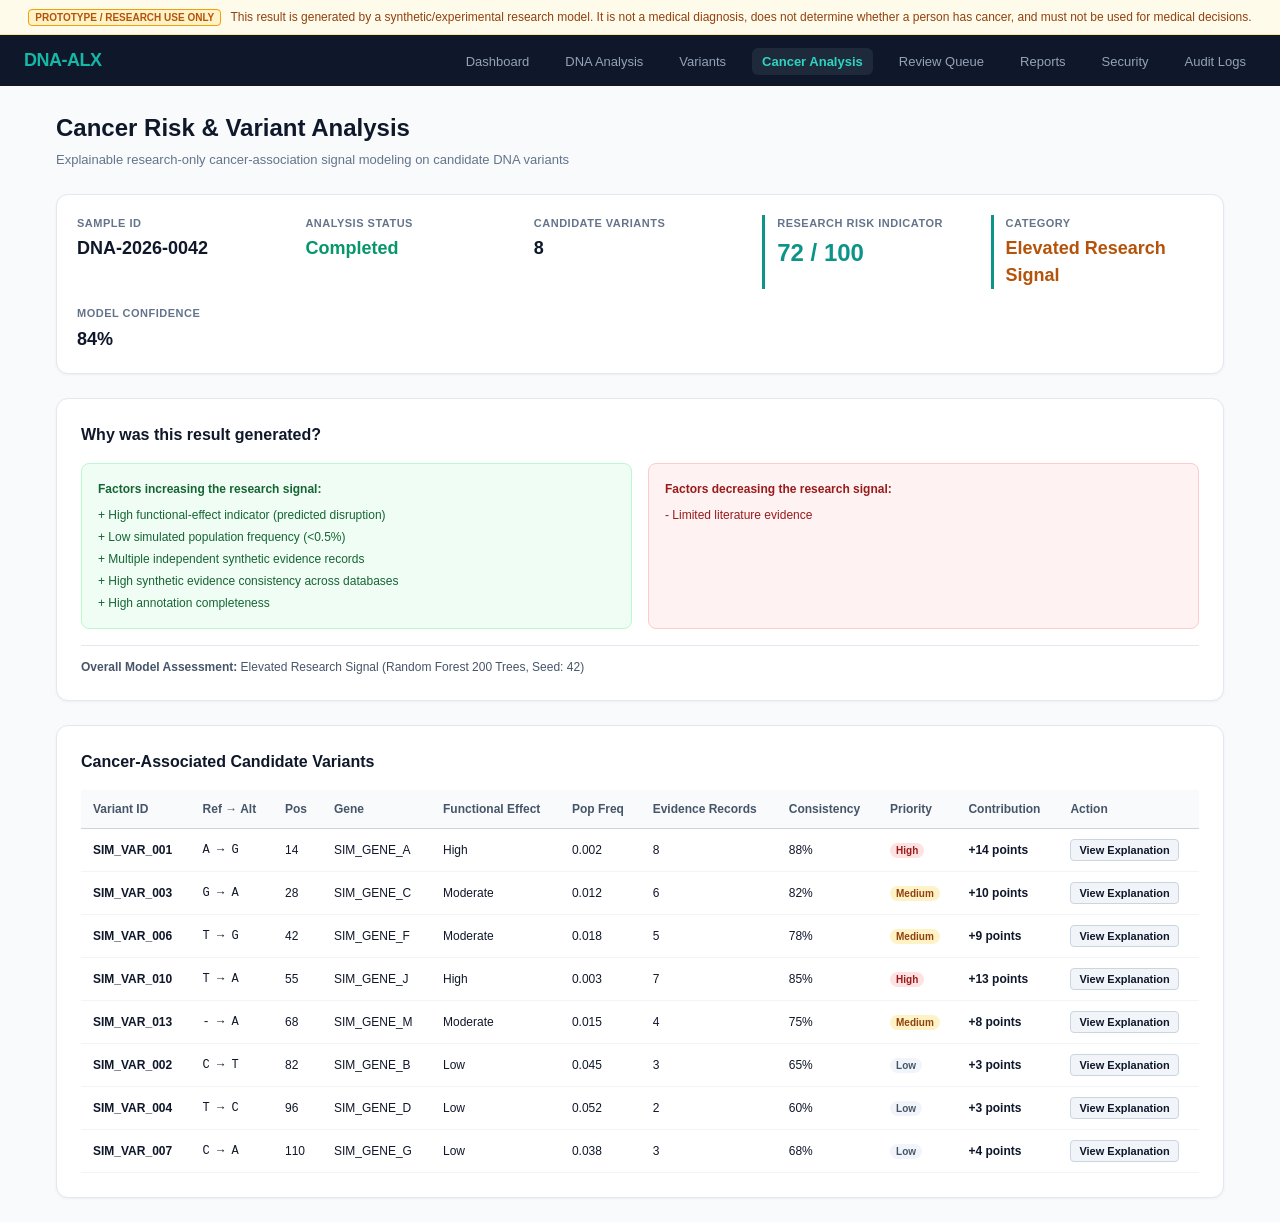
<file: frontend/cancer-analysis.html>
<!DOCTYPE html>
<html lang="en">
<head>
  <meta charset="UTF-8">
  <meta name="viewport" content="width=device-width, initial-scale=1.0">
  <title>DNA-ALX — Cancer Risk & Variant Analysis</title>
  <link rel="stylesheet" href="css/cancer-analysis.css">
</head>
<body>
  <!-- Disclaimer banner -->
  <div class="disclaimer-banner">
    <span class="badge">PROTOTYPE / RESEARCH USE ONLY</span>
    This result is generated by a synthetic/experimental research model. It is not a medical diagnosis, does not determine whether a person has cancer, and must not be used for medical decisions.
  </div>

  <nav class="navbar">
    <div class="nav-brand">DNA-ALX</div>
    <ul class="nav-links">
      <li><a href="dashboard.html">Dashboard</a></li>
      <li><a href="analysis.html">DNA Analysis</a></li>
      <li><a href="variants.html">Variants</a></li>
      <li><a href="cancer-analysis.html" class="active">Cancer Analysis</a></li>
      <li><a href="review-queue.html">Review Queue</a></li>
      <li><a href="reports.html">Reports</a></li>
      <li><a href="security.html">Security</a></li>
      <li><a href="admin.html">Audit Logs</a></li>
    </ul>
  </nav>

  <main class="container">
    <header class="page-header">
      <h1>Cancer Risk & Variant Analysis</h1>
      <p class="subtitle">Explainable research-only cancer-association signal modeling on candidate DNA variants</p>
    </header>

    <div class="metrics-card">
      <div class="metric">
        <span class="metric-label">Sample ID</span>
        <span class="metric-val" id="sample-id">DNA-2026-0042</span>
      </div>
      <div class="metric">
        <span class="metric-label">Analysis Status</span>
        <span class="metric-val status-badge" id="analysis-status">Completed</span>
      </div>
      <div class="metric">
        <span class="metric-label">Candidate Variants</span>
        <span class="metric-val" id="variant-count">8</span>
      </div>
      <div class="metric highlight">
        <span class="metric-label">Research Risk Indicator</span>
        <span class="metric-val large" id="risk-indicator">72 / 100</span>
      </div>
      <div class="metric highlight">
        <span class="metric-label">Category</span>
        <span class="metric-val category-badge" id="risk-category">Elevated Research Signal</span>
      </div>
      <div class="metric">
        <span class="metric-label">Model Confidence</span>
        <span class="metric-val" id="model-confidence">84%</span>
      </div>
    </div>

    <!-- Factor attribution -->
    <section class="explanation-section">
      <h2>Why was this result generated?</h2>
      <div class="factors-grid">
        <div class="factor-box positive">
          <h3>Factors increasing the research signal:</h3>
          <ul id="increasing-factors">
            <li>+ High functional-effect indicator (predicted disruption)</li>
            <li>+ Low simulated population frequency (<0.5%)</li>
            <li>+ Multiple independent synthetic evidence records</li>
            <li>+ High synthetic evidence consistency across databases</li>
            <li>+ High annotation completeness</li>
          </ul>
        </div>
        <div class="factor-box negative">
          <h3>Factors decreasing the research signal:</h3>
          <ul id="decreasing-factors">
            <li>- Limited literature evidence</li>
          </ul>
        </div>
      </div>
      <div class="summary-line">
        <strong>Overall Model Assessment:</strong> Elevated Research Signal (Random Forest 200 Trees, Seed: 42)
      </div>
    </section>

    <!-- Variants Table -->
    <section class="variants-section">
      <h2>Cancer-Associated Candidate Variants</h2>
      <div class="table-responsive">
        <table class="variants-table">
          <thead>
            <tr>
              <th>Variant ID</th>
              <th>Ref → Alt</th>
              <th>Pos</th>
              <th>Gene</th>
              <th>Functional Effect</th>
              <th>Pop Freq</th>
              <th>Evidence Records</th>
              <th>Consistency</th>
              <th>Priority</th>
              <th>Contribution</th>
              <th>Action</th>
            </tr>
          </thead>
          <tbody id="variants-tbody">
            <!-- Populated via JS -->
          </tbody>
        </table>
      </div>
    </section>
  </main>

  <!-- Explanation Modal -->
  <div id="explanation-modal" class="modal hidden">
    <div class="modal-content">
      <span class="close-btn" id="close-modal">&times;</span>
      <h2 id="modal-title">Variant Explanation</h2>
      <div id="modal-body"></div>
    </div>
  </div>

  <script src="js/cancer-analysis.js"></script>
</body>
</html>
</file>
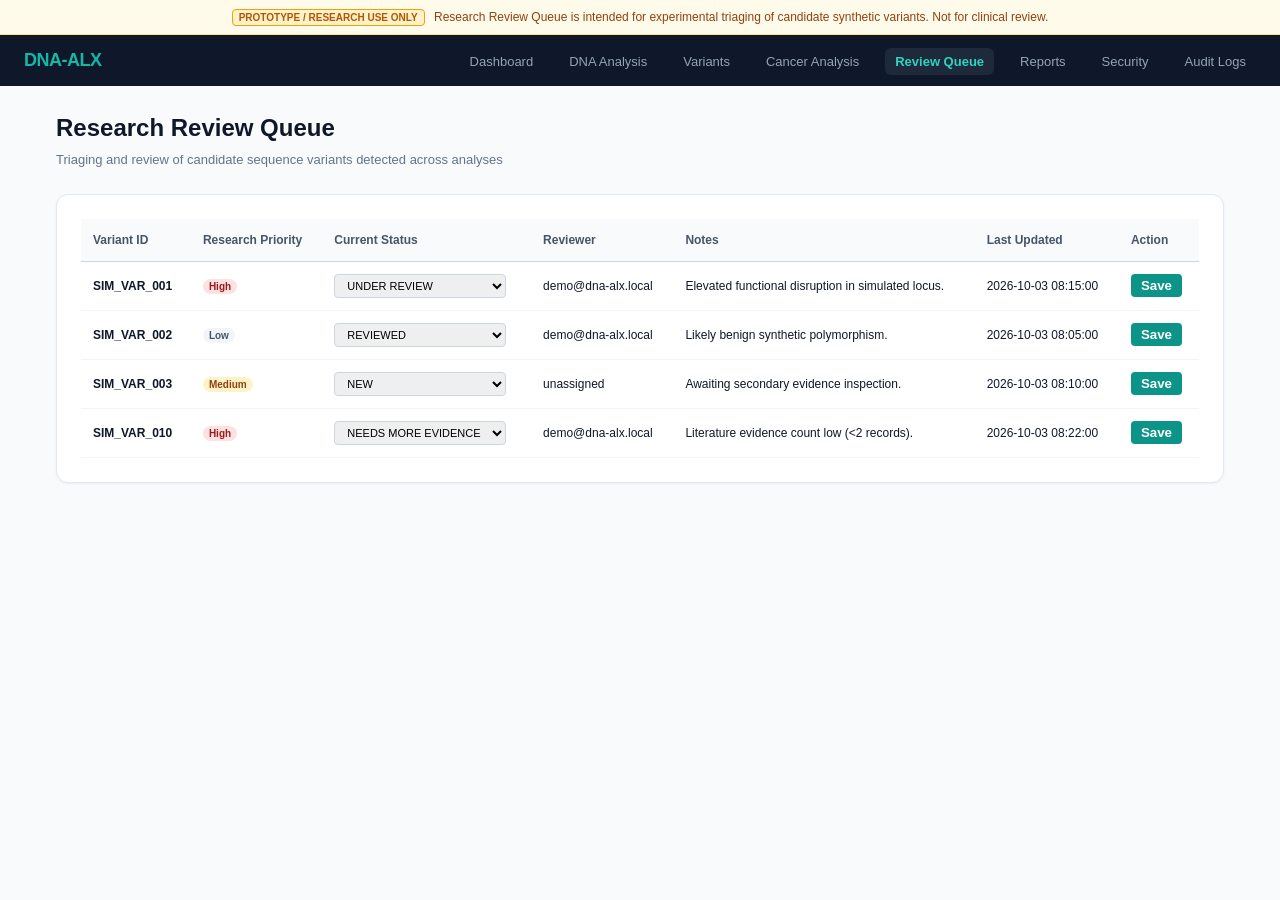
<file: frontend/review-queue.html>
<!DOCTYPE html>
<html lang="en">
<head>
  <meta charset="UTF-8">
  <meta name="viewport" content="width=device-width, initial-scale=1.0">
  <title>DNA-ALX — Research Review Queue</title>
  <link rel="stylesheet" href="css/cancer-analysis.css">
  <style>
    .queue-table th, .queue-table td { padding: 12px; }
    .status-select { padding: 4px 8px; border-radius: 4px; border: 1px solid #cbd5e1; font-size: 11px; }
    .btn-update { background-color: #0d9488; color: #fff; border: none; padding: 4px 10px; border-radius: 4px; font-weight: 600; cursor: pointer; }
    .btn-update:hover { background-color: #0f766e; }
  </style>
</head>
<body>
  <div class="disclaimer-banner">
    <span class="badge">PROTOTYPE / RESEARCH USE ONLY</span>
    Research Review Queue is intended for experimental triaging of candidate synthetic variants. Not for clinical review.
  </div>

  <nav class="navbar">
    <div class="nav-brand">DNA-ALX</div>
    <ul class="nav-links">
      <li><a href="dashboard.html">Dashboard</a></li>
      <li><a href="analysis.html">DNA Analysis</a></li>
      <li><a href="variants.html">Variants</a></li>
      <li><a href="cancer-analysis.html">Cancer Analysis</a></li>
      <li><a href="review-queue.html" class="active">Review Queue</a></li>
      <li><a href="reports.html">Reports</a></li>
      <li><a href="security.html">Security</a></li>
      <li><a href="admin.html">Audit Logs</a></li>
    </ul>
  </nav>

  <main class="container">
    <header class="page-header">
      <h1>Research Review Queue</h1>
      <p class="subtitle">Triaging and review of candidate sequence variants detected across analyses</p>
    </header>

    <section class="variants-section">
      <div class="table-responsive">
        <table class="variants-table queue-table">
          <thead>
            <tr>
              <th>Variant ID</th>
              <th>Research Priority</th>
              <th>Current Status</th>
              <th>Reviewer</th>
              <th>Notes</th>
              <th>Last Updated</th>
              <th>Action</th>
            </tr>
          </thead>
          <tbody id="queue-tbody">
            <tr>
              <td><strong>SIM_VAR_001</strong></td>
              <td><span class="priority-badge priority-high">High</span></td>
              <td>
                <select class="status-select">
                  <option selected>UNDER REVIEW</option>
                  <option>NEW</option>
                  <option>REVIEWED</option>
                  <option>NEEDS MORE EVIDENCE</option>
                </select>
              </td>
              <td>demo@dna-alx.local</td>
              <td>Elevated functional disruption in simulated locus.</td>
              <td>2026-10-03 08:15:00</td>
              <td><button class="btn-update">Save</button></td>
            </tr>
            <tr>
              <td><strong>SIM_VAR_002</strong></td>
              <td><span class="priority-badge priority-low">Low</span></td>
              <td>
                <select class="status-select">
                  <option>UNDER REVIEW</option>
                  <option>NEW</option>
                  <option selected>REVIEWED</option>
                  <option>NEEDS MORE EVIDENCE</option>
                </select>
              </td>
              <td>demo@dna-alx.local</td>
              <td>Likely benign synthetic polymorphism.</td>
              <td>2026-10-03 08:05:00</td>
              <td><button class="btn-update">Save</button></td>
            </tr>
            <tr>
              <td><strong>SIM_VAR_003</strong></td>
              <td><span class="priority-badge priority-medium">Medium</span></td>
              <td>
                <select class="status-select">
                  <option>UNDER REVIEW</option>
                  <option selected>NEW</option>
                  <option>REVIEWED</option>
                  <option>NEEDS MORE EVIDENCE</option>
                </select>
              </td>
              <td>unassigned</td>
              <td>Awaiting secondary evidence inspection.</td>
              <td>2026-10-03 08:10:00</td>
              <td><button class="btn-update">Save</button></td>
            </tr>
            <tr>
              <td><strong>SIM_VAR_010</strong></td>
              <td><span class="priority-badge priority-high">High</span></td>
              <td>
                <select class="status-select">
                  <option>UNDER REVIEW</option>
                  <option>NEW</option>
                  <option>REVIEWED</option>
                  <option selected>NEEDS MORE EVIDENCE</option>
                </select>
              </td>
              <td>demo@dna-alx.local</td>
              <td>Literature evidence count low (<2 records).</td>
              <td>2026-10-03 08:22:00</td>
              <td><button class="btn-update">Save</button></td>
            </tr>
          </tbody>
        </table>
      </div>
    </section>
  </main>
</body>
</html>
</file>
<file: frontend/css/cancer-analysis.css>
* {
  box-sizing: border-box;
  margin: 0;
  padding: 0;
}

body {
  font-family: -apple-system, BlinkMacSystemFont, "Segoe UI", Roboto, Helvetica, Arial, sans-serif;
  background-color: #f8fafc;
  color: #0f172a;
  line-height: 1.5;
}

.disclaimer-banner {
  background-color: #fffbeb;
  border-bottom: 1px solid #fde68a;
  color: #92400e;
  padding: 8px 16px;
  font-size: 12px;
  text-align: center;
  font-weight: 500;
}

.badge {
  background-color: #fef3c7;
  border: 1px solid #f59e0b;
  color: #b45309;
  padding: 2px 6px;
  border-radius: 4px;
  font-size: 10px;
  font-weight: bold;
  margin-right: 6px;
}

.navbar {
  background-color: #0f172a;
  color: #f8fafc;
  display: flex;
  align-items: center;
  justify-content: space-between;
  padding: 12px 24px;
}

.nav-brand {
  font-size: 18px;
  font-weight: 800;
  color: #14b8a6;
  letter-spacing: -0.5px;
}

.nav-links {
  display: flex;
  list-style: none;
  gap: 16px;
}

.nav-links a {
  color: #94a3b8;
  text-decoration: none;
  font-size: 13px;
  font-weight: 500;
  padding: 6px 10px;
  border-radius: 6px;
}

.nav-links a:hover, .nav-links a.active {
  color: #f8fafc;
  background-color: #1e293b;
}

.nav-links a.active {
  color: #2dd4bf;
  font-weight: 600;
}

.container {
  max-width: 1200px;
  margin: 24px auto;
  padding: 0 16px;
}

.page-header {
  margin-bottom: 24px;
}

.page-header h1 {
  font-size: 24px;
  font-weight: 800;
  color: #0f172a;
}

.subtitle {
  font-size: 13px;
  color: #64748b;
  margin-top: 4px;
}

.metrics-card {
  display: grid;
  grid-template-columns: repeat(auto-fit, minmax(180px, 1fr));
  gap: 16px;
  background-color: #ffffff;
  border: 1px solid #e2e8f0;
  border-radius: 12px;
  padding: 20px;
  margin-bottom: 24px;
  box-shadow: 0 1px 3px rgba(0,0,0,0.05);
}

.metric {
  display: flex;
  flex-direction: column;
}

.metric.highlight {
  border-left: 3px solid #0d9488;
  padding-left: 12px;
}

.metric-label {
  font-size: 11px;
  font-weight: 600;
  text-transform: uppercase;
  color: #64748b;
  letter-spacing: 0.5px;
}

.metric-val {
  font-size: 18px;
  font-weight: 700;
  color: #0f172a;
  margin-top: 4px;
}

.metric-val.large {
  font-size: 24px;
  color: #0d9488;
}

.status-badge {
  color: #059669;
}

.category-badge {
  color: #b45309;
}

.explanation-section, .variants-section {
  background-color: #ffffff;
  border: 1px solid #e2e8f0;
  border-radius: 12px;
  padding: 24px;
  margin-bottom: 24px;
  box-shadow: 0 1px 3px rgba(0,0,0,0.05);
}

.explanation-section h2, .variants-section h2 {
  font-size: 16px;
  font-weight: 700;
  margin-bottom: 16px;
  color: #0f172a;
}

.factors-grid {
  display: grid;
  grid-template-columns: 1fr 1fr;
  gap: 16px;
  margin-bottom: 16px;
}

.factor-box {
  padding: 16px;
  border-radius: 8px;
  font-size: 12px;
}

.factor-box h3 {
  font-size: 12px;
  font-weight: 700;
  margin-bottom: 8px;
}

.factor-box.positive {
  background-color: #f0fdf4;
  border: 1px solid #bbf7d0;
  color: #166534;
}

.factor-box.negative {
  background-color: #fef2f2;
  border: 1px solid #fecaca;
  color: #991b1b;
}

.factor-box ul {
  list-style: none;
  display: flex;
  flex-direction: column;
  gap: 4px;
}

.summary-line {
  font-size: 12px;
  color: #475569;
  border-top: 1px solid #e2e8f0;
  padding-top: 12px;
}

.table-responsive {
  overflow-x: auto;
}

.variants-table {
  width: 100%;
  border-collapse: collapse;
  font-size: 12px;
  text-align: left;
}

.variants-table th {
  background-color: #f8fafc;
  padding: 10px 12px;
  font-weight: 600;
  color: #475569;
  border-bottom: 1px solid #cbd5e1;
}

.variants-table td {
  padding: 10px 12px;
  border-bottom: 1px solid #f1f5f9;
}

.variants-table tr:hover {
  background-color: #f8fafc;
}

.btn-explain {
  background-color: #f1f5f9;
  border: 1px solid #cbd5e1;
  padding: 4px 8px;
  font-size: 11px;
  font-weight: 600;
  border-radius: 4px;
  cursor: pointer;
  color: #0f172a;
}

.btn-explain:hover {
  background-color: #e2e8f0;
}

.priority-badge {
  padding: 2px 6px;
  border-radius: 12px;
  font-size: 10px;
  font-weight: 700;
}

.priority-high { background-color: #fee2e2; color: #991b1b; }
.priority-medium { background-color: #fef3c7; color: #92400e; }
.priority-low { background-color: #f1f5f9; color: #475569; }

.modal {
  position: fixed;
  top: 0; left: 0; width: 100%; height: 100%;
  background: rgba(15, 23, 42, 0.6);
  display: flex;
  align-items: center;
  justify-content: center;
  z-index: 1000;
}

.modal.hidden { display: none; }

.modal-content {
  background: #fff;
  border-radius: 12px;
  max-width: 650px;
  width: 90%;
  padding: 24px;
  position: relative;
  max-height: 85vh;
  overflow-y: auto;
}

.close-btn {
  position: absolute;
  top: 16px; right: 16px;
  font-size: 20px;
  font-weight: bold;
  cursor: pointer;
  color: #64748b;
}
</file>
